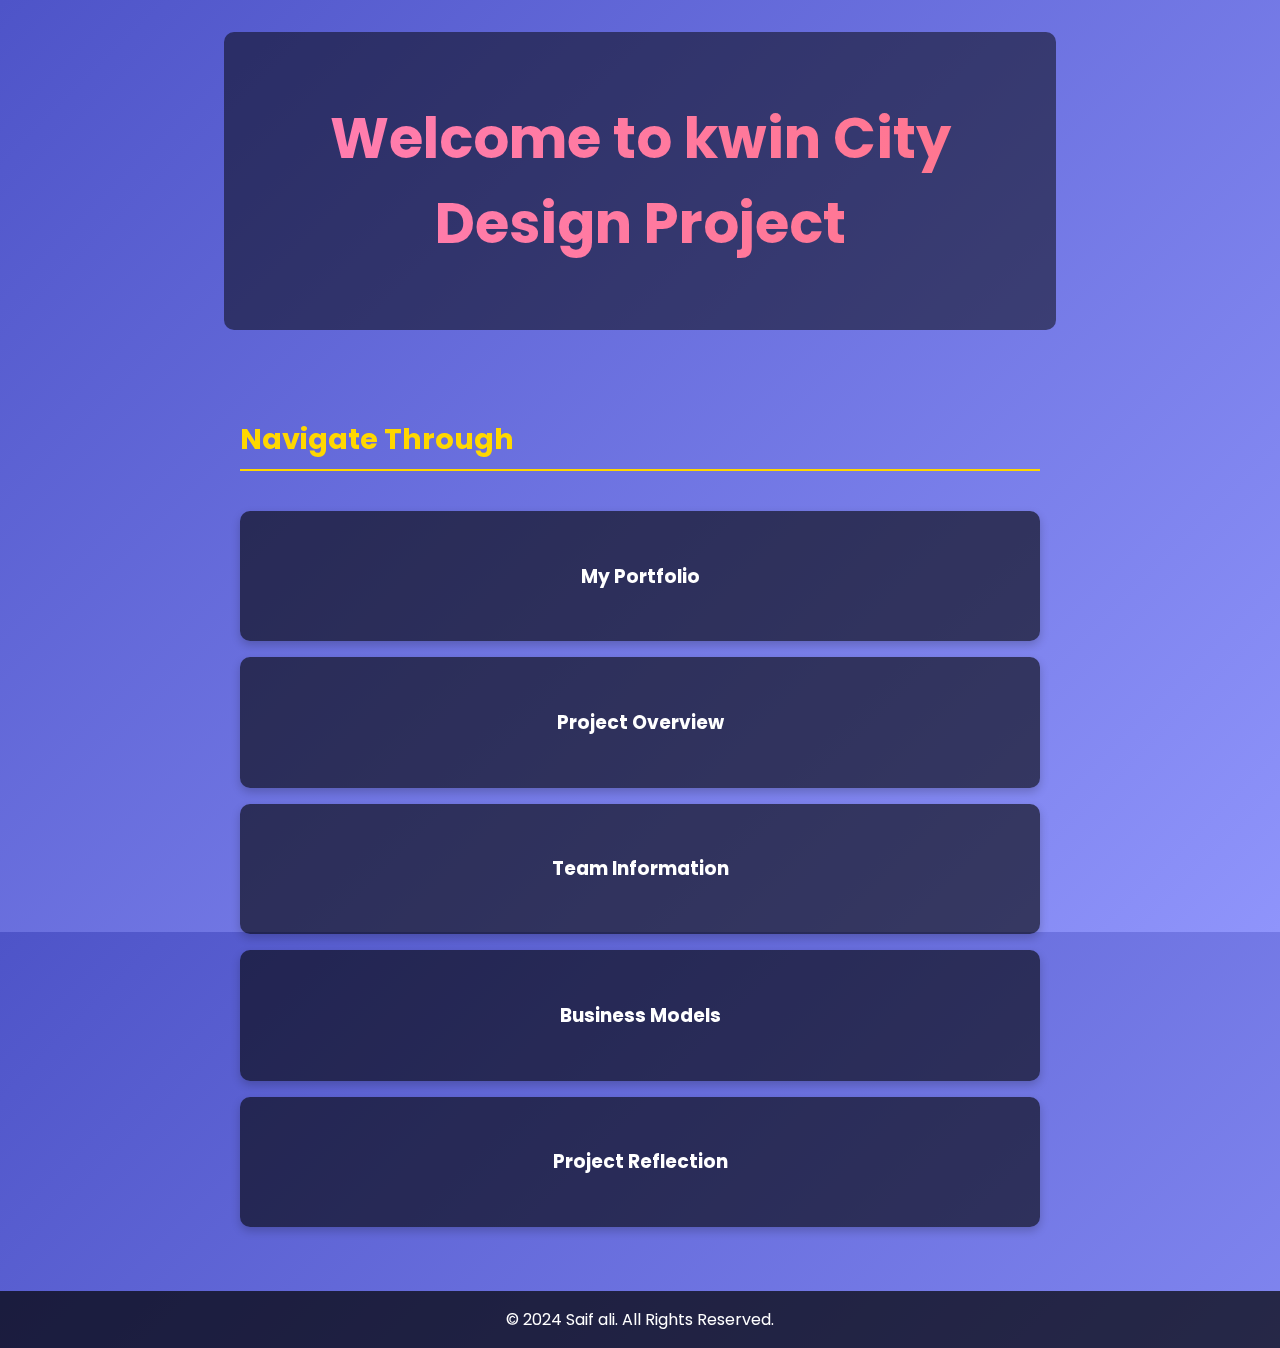
<file: index.html>
<!DOCTYPE html>
<html lang="en">
<head>
    <meta charset="UTF-8">
    <meta name="viewport" content="width=device-width, initial-scale=1.0">
    <title>kwin city project</title>
    <link href="https://fonts.googleapis.com/css2?family=Poppins:wght@300;400;600&display=swap" rel="stylesheet">
    <style>
        body {
            margin: 0;
            font-family: 'Poppins', sans-serif;
            color: #fff;
            overflow-y: auto;
            overflow-x: hidden;
            background: linear-gradient(135deg, #4e54c8, #8f94fb);
            height: 100vh;
        }

        .background {
            position: fixed;
            top: 0;
            left: 0;
            width: 100%;
            height: 100%;
            z-index: -1;
        }

        header {
            text-align: center;
            padding: 4rem 1rem;
            background: rgba(0, 0, 0, 0.5);
            border-radius: 10px;
            margin: 2rem auto;
            max-width: 800px;
        }

        header h1 {
            font-size: 3.5rem;
            margin: 0;
            background: linear-gradient(90deg, #ff7eb3, #ff758c);
            -webkit-background-clip: text;
            -webkit-text-fill-color: transparent;
        }

        section {
            max-width: 800px;
            margin: 2rem auto;
            padding: 2rem;
            display: flex;
            flex-direction: column;
            gap: 1rem;
        }

        section h2 {
            font-size: 1.8rem;
            color: #ffd700;
            border-bottom: 2px solid #ffd700;
            padding-bottom: 0.5rem;
        }

        .box {
            padding: 2rem;
            background: rgba(0, 0, 0, 0.6);
            border-radius: 10px;
            box-shadow: 0 4px 10px rgba(0, 0, 0, 0.2);
            text-align: center;
            cursor: pointer;
            transition: background-color 0.3s ease;
        }

        .box:hover {
            background-color: rgba(0, 0, 0, 0.8);
        }

        a {
            color: #ffd700;
            text-decoration: none;
            font-weight: bold;
        }

        a:hover {
            text-decoration: underline;
        }

        footer {
            text-align: center;
            padding: 1rem;
            font-size: 1rem;
            background: rgba(0, 0, 0, 0.7);
        }

        img {
            width: 100%;
            height: auto;
            border-radius: 10px;
            box-shadow: 0 4px 8px rgba(0, 0, 0, 0.2);
        }

        @media screen and (max-width: 768px) {
            section {
                padding: 1rem;
            }
            header h1 {
                font-size: 2.5rem;
            }
            .box {
                padding: 1.5rem;
            }
        }
        @media screen and (max-width: 480px) {
            header h1 {
                font-size: 2rem;
            }
            .box h3 {
                font-size: 1.5rem;
            }
        }
    </style>
</head>
<body>
    <div class="background"></div>

    <header>
        <h1>Welcome to kwin City Design Project</h1>
    </header>

    <section>
        <h2>Navigate Through</h2>

        <div class="box" onclick="window.location.href='portfoliadomain.html'">
            <h3>My Portfolio</h3>
        </div>

        <div class="box" onclick="window.location.href='project.html'">
            <h3>Project Overview </h3>
        </div>

        <div class="box" onclick="window.location.href='Team.html'">
            <h3>Team Information</h3>
        </div>

        <div class="box" onclick="window.location.href='business.html'">
            <h3>Business Models</h3>
        </div>

        <div class="box" onclick="window.location.href='reflection.html'">
            <h3>Project Reflection</h3>
        </div>
    </section>

    <footer>
        &copy; 2024 Saif ali. All Rights Reserved.
    </footer>
</body>
</html>
</file>
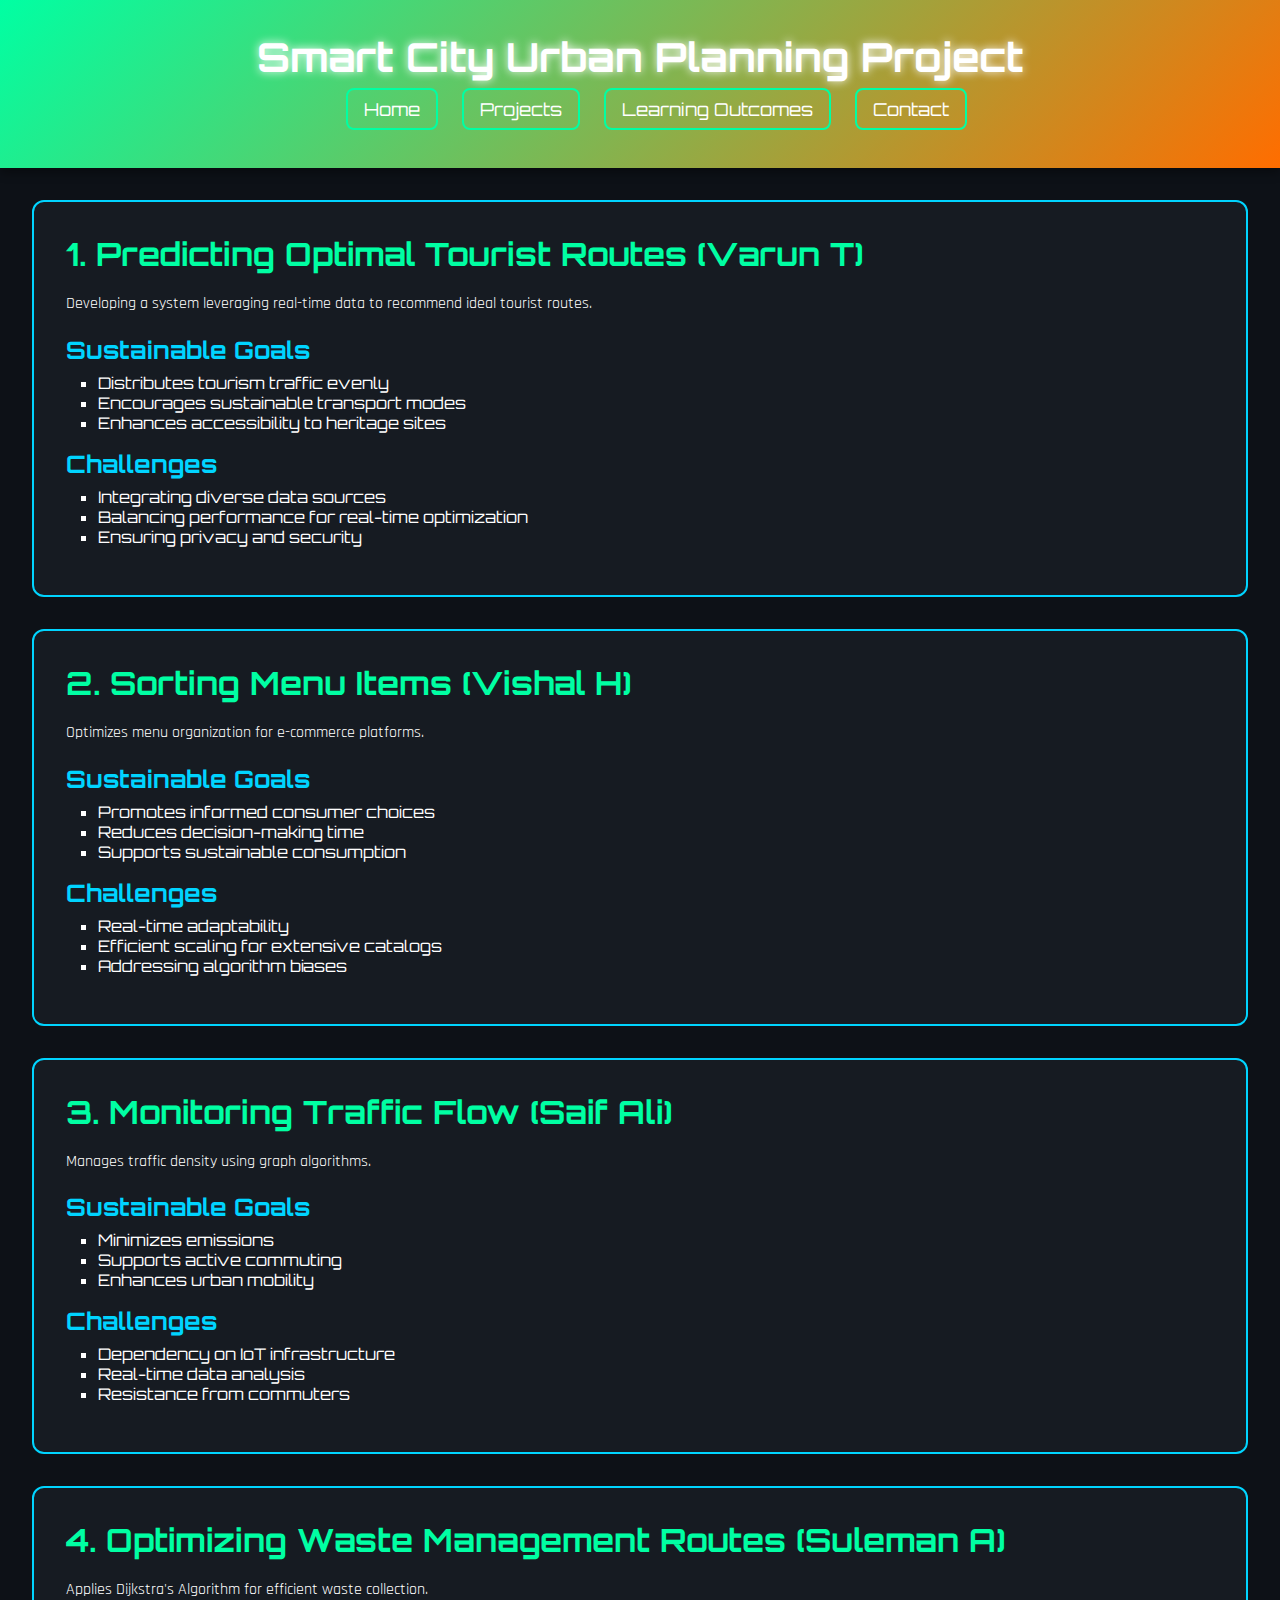
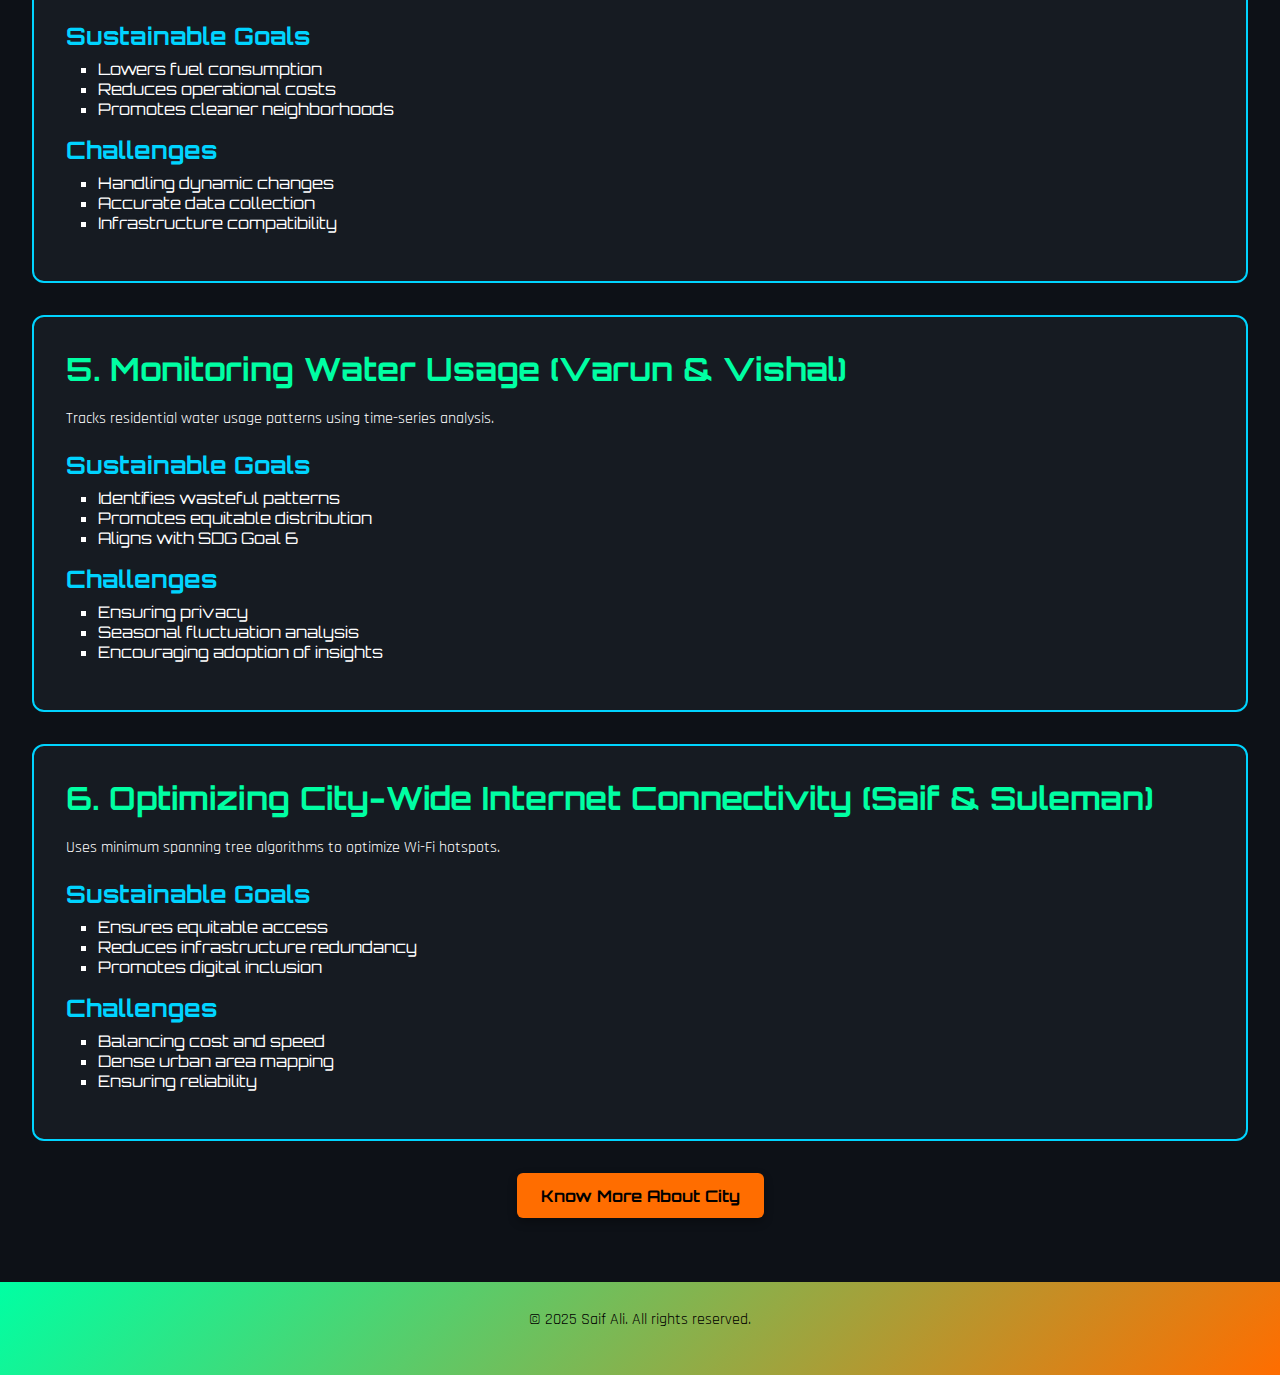
<file: business.html>
<!DOCTYPE html>
<html lang="en">
<head>
    <meta charset="UTF-8">
    <meta name="viewport" content="width=device-width, initial-scale=1.0">
    <title>Smart City Urban Planning Project - Saif Ali</title>
    <link href="https://fonts.googleapis.com/css2?family=Orbitron:wght@400;600;700&family=Rajdhani:wght@400;600&display=swap" rel="stylesheet">
    <style>
        :root {
            --bg-color: #0d1117;
            --card-bg: #161b22;
            --neon-color: #00ffa3;
            --text-color: #ffffff;
            --accent-color: #ff6d00;
            --hover-color: #ff4500;
            --highlight-color: #00d4ff;
        }

        * {
            margin: 0;
            padding: 0;
            box-sizing: border-box;
        }

        body {
            font-family: 'Orbitron', sans-serif;
            background-color: var(--bg-color);
            color: var(--text-color);
        }

        header {
            background: linear-gradient(135deg, var(--neon-color), var(--accent-color));
            padding: 2rem;
            text-align: center;
            box-shadow: 0 4px 10px rgba(0, 0, 0, 0.4);
        }

        header h1 {
            font-size: 2.5rem;
            text-shadow: 0 0 10px var(--text-color);
        }

        nav ul {
            list-style: none;
            display: flex;
            justify-content: center;
            gap: 1.5rem;
            margin-top: 1rem;
        }

        nav ul li a {
            text-decoration: none;
            font-size: 1.1rem;
            color: var(--text-color);
            padding: 0.5rem 1rem;
            border: 2px solid var(--neon-color);
            border-radius: 8px;
            transition: 0.3s ease-in-out;
        }

        nav ul li a:hover {
            background: var(--neon-color);
            color: #000;
            transform: scale(1.1);
        }

        main {
            padding: 2rem;
        }

        section {
            background: var(--card-bg);
            border: 2px solid var(--highlight-color);
            border-radius: 12px;
            padding: 2rem;
            margin-bottom: 2rem;
        }

        h2 {
            font-size: 2rem;
            color: var(--neon-color);
            margin-bottom: 1rem;
        }

        h3 {
            font-size: 1.5rem;
            color: var(--highlight-color);
            margin-bottom: 0.5rem;
        }

        p {
            margin-bottom: 1rem;
            line-height: 1.8;
            font-family: 'Rajdhani', sans-serif;
        }

        ul {
            list-style: square;
            margin-left: 2rem;
            margin-bottom: 1rem;
        }

        .btn {
            display: inline-block;
            padding: 0.8rem 1.5rem;
            background: var(--accent-color);
            color: #000;
            font-weight: bold;
            text-decoration: none;
            border-radius: 6px;
            box-shadow: 0 4px 10px rgba(0, 0, 0, 0.3);
            transition: 0.3s ease-in-out;
        }

        .btn:hover {
            background: var(--hover-color);
            color: #fff;
            transform: translateY(-5px);
        }

        footer {
            background: linear-gradient(135deg, var(--neon-color), var(--accent-color));
            color: #000;
            text-align: center;
            padding: 1.5rem 0;
        }

        .center-btn {
            text-align: center;
            margin: 2rem 0;
        }
    </style>
</head>
<body>
    <header>
        <h1>Smart City Urban Planning Project</h1>
        <nav>
            <ul>
                <li><a href="index.html">Home</a></li>
                <li><a href="project.html" class="active">Projects</a></li>
                <li><a href="learning.html">Learning Outcomes</a></li>
                <li><a href="contact.html">Contact</a></li>
            </ul>
        </nav>
    </header>

    <main>
        <section>
            <h2>1. Predicting Optimal Tourist Routes (Varun T)</h2>
            <p>Developing a system leveraging real-time data to recommend ideal tourist routes.</p>
            <h3>Sustainable Goals</h3>
            <ul>
                <li>Distributes tourism traffic evenly</li>
                <li>Encourages sustainable transport modes</li>
                <li>Enhances accessibility to heritage sites</li>
            </ul>
            <h3>Challenges</h3>
            <ul>
                <li>Integrating diverse data sources</li>
                <li>Balancing performance for real-time optimization</li>
                <li>Ensuring privacy and security</li>
            </ul>
        </section>

        <section>
            <h2>2. Sorting Menu Items (Vishal H)</h2>
            <p>Optimizes menu organization for e-commerce platforms.</p>
            <h3>Sustainable Goals</h3>
            <ul>
                <li>Promotes informed consumer choices</li>
                <li>Reduces decision-making time</li>
                <li>Supports sustainable consumption</li>
            </ul>
            <h3>Challenges</h3>
            <ul>
                <li>Real-time adaptability</li>
                <li>Efficient scaling for extensive catalogs</li>
                <li>Addressing algorithm biases</li>
            </ul>
        </section>

        <section>
            <h2>3. Monitoring Traffic Flow (Saif Ali)</h2>
            <p>Manages traffic density using graph algorithms.</p>
            <h3>Sustainable Goals</h3>
            <ul>
                <li>Minimizes emissions</li>
                <li>Supports active commuting</li>
                <li>Enhances urban mobility</li>
            </ul>
            <h3>Challenges</h3>
            <ul>
                <li>Dependency on IoT infrastructure</li>
                <li>Real-time data analysis</li>
                <li>Resistance from commuters</li>
            </ul>
        </section>

        <section>
            <h2>4. Optimizing Waste Management Routes (Suleman A)</h2>
            <p>Applies Dijkstra's Algorithm for efficient waste collection.</p>
            <h3>Sustainable Goals</h3>
            <ul>
                <li>Lowers fuel consumption</li>
                <li>Reduces operational costs</li>
                <li>Promotes cleaner neighborhoods</li>
            </ul>
            <h3>Challenges</h3>
            <ul>
                <li>Handling dynamic changes</li>
                <li>Accurate data collection</li>
                <li>Infrastructure compatibility</li>
            </ul>
        </section>

        <section>
            <h2>5. Monitoring Water Usage (Varun & Vishal)</h2>
            <p>Tracks residential water usage patterns using time-series analysis.</p>
            <h3>Sustainable Goals</h3>
            <ul>
                <li>Identifies wasteful patterns</li>
                <li>Promotes equitable distribution</li>
                <li>Aligns with SDG Goal 6</li>
            </ul>
            <h3>Challenges</h3>
            <ul>
                <li>Ensuring privacy</li>
                <li>Seasonal fluctuation analysis</li>
                <li>Encouraging adoption of insights</li>
            </ul>
        </section>

        <section>
            <h2>6. Optimizing City-Wide Internet Connectivity (Saif & Suleman)</h2>
            <p>Uses minimum spanning tree algorithms to optimize Wi-Fi hotspots.</p>
            <h3>Sustainable Goals</h3>
            <ul>
                <li>Ensures equitable access</li>
                <li>Reduces infrastructure redundancy</li>
                <li>Promotes digital inclusion</li>
            </ul>
            <h3>Challenges</h3>
            <ul>
                <li>Balancing cost and speed</li>
                <li>Dense urban area mapping</li>
                <li>Ensuring reliability</li>
            </ul>
        </section>

        <div class="center-btn">
            <a href="city.html" class="btn">Know More About City</a>
        </div>
    </main>

    <footer>
        <p>&copy; 2025 Saif Ali. All rights reserved.</p>
    </footer>
</body>
</html>
</file>
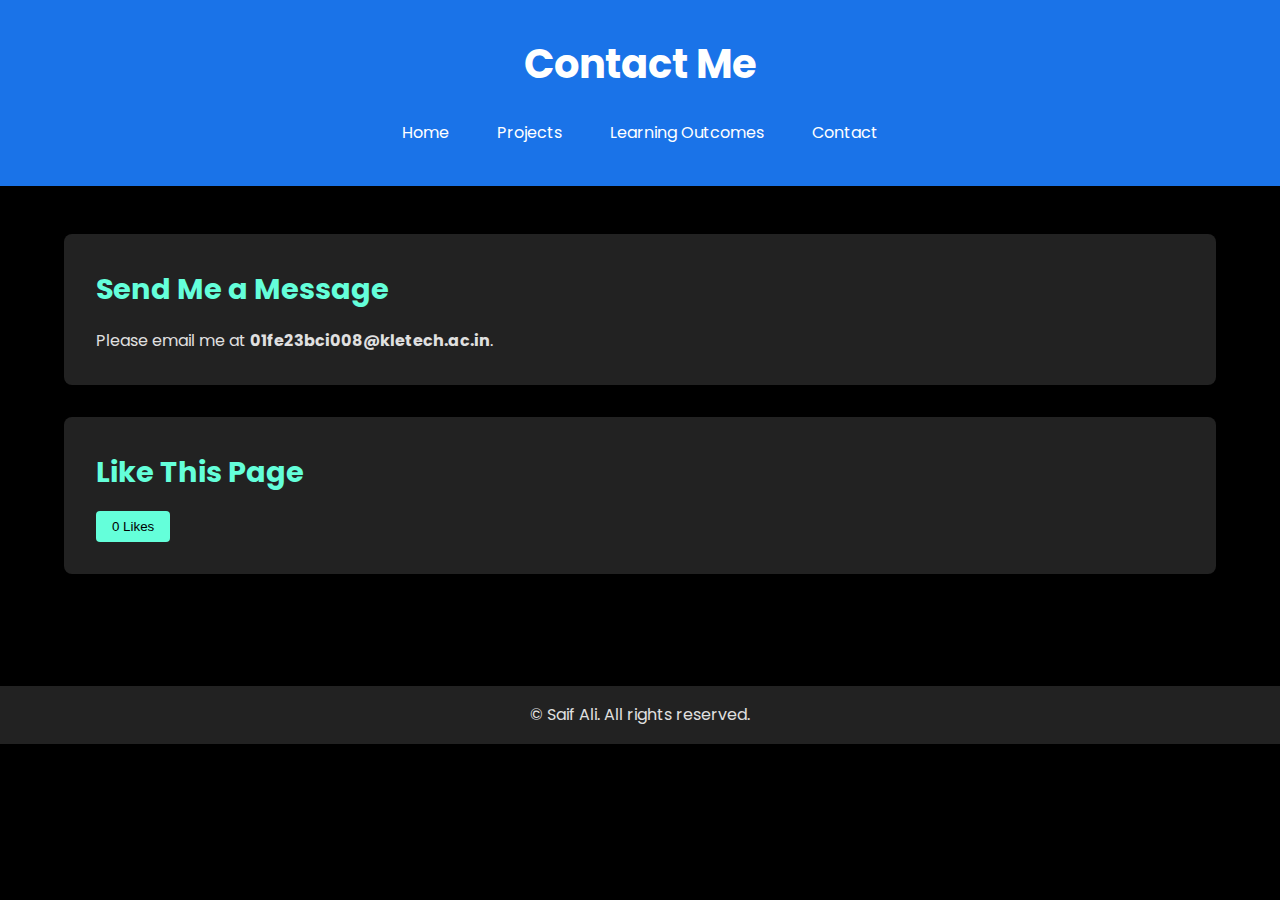
<file: contact.html>
<!DOCTYPE html>
<html lang="en">
<head>
    <meta charset="UTF-8">
    <meta name="viewport" content="width=device-width, initial-scale=1.0">
    <title>Contact Me - Suleman Agasimani</title>
    <link href="https://fonts.googleapis.com/css2?family=Poppins:wght@300;400;600;700&display=swap" rel="stylesheet">
    <style>
        :root {
            --bg-color: #000000;
            --text-color: #e0e0e0;
            --header-bg: #1a73e8;
            --section-bg: #222222;
            --highlight-color: #64ffda;
        }

        * {
            margin: 0;
            padding: 0;
            box-sizing: border-box;
        }

        body {
            font-family: 'Poppins', sans-serif;
            background-color: var(--bg-color);
            color: var(--text-color);
            line-height: 1.6;
        }

        .container {
            width: 90%;
            max-width: 1200px;
            margin: 0 auto;
        }

        header {
            background-color: var(--header-bg);
            padding: 2rem 0;
            box-shadow: 0 4px 6px rgba(0, 0, 0, 0.1);
        }

        h1 {
            font-size: 2.5rem;
            margin-bottom: 1rem;
            color: #ffffff;
            text-align: center;
        }

        nav {
            display: flex;
            justify-content: center;
            margin-top: 1rem;
        }

        nav a {
            color: #ffffff;
            text-decoration: none;
            padding: 0.5rem 1rem;
            margin: 0 0.5rem;
            border-radius: 5px;
            transition: background-color 0.3s;
        }

        nav a:hover {
            background-color: rgba(255, 255, 255, 0.1);
        }

        main {
            padding: 3rem 0;
        }

        section {
            background-color: var(--section-bg);
            margin-bottom: 2rem;
            padding: 2rem;
            border-radius: 8px;
            box-shadow: 0 4px 6px rgba(0, 0, 0, 0.1);
            transition: transform 0.3s ease, box-shadow 0.3s ease;
        }

        section:hover {
            transform: translateY(-5px);
            box-shadow: 0 6px 12px rgba(0, 0, 0, 0.15);
        }

        h2 {
            color: var(--highlight-color);
            font-size: 1.8rem;
            margin-bottom: 1rem;
        }

        form {
            display: flex;
            flex-direction: column;
            gap: 1rem;
        }

        input, textarea {
            padding: 0.5rem;
            border-radius: 4px;
            border: 1px solid var(--text-color);
            background-color: var(--bg-color);
            color: var(--text-color);
        }

        button {
            padding: 0.5rem 1rem;
            background-color: var(--highlight-color);
            color: var(--bg-color);
            border: none;
            border-radius: 4px;
            cursor: pointer;
            transition: background-color 0.3s ease;
        }

        button:hover {
            background-color: #45c7b3;
        }

        footer {
            background-color: var(--section-bg);
            color: var(--text-color);
            text-align: center;
            padding: 1rem 0;
            margin-top: 2rem;
        }
    </style>
</head>
<body>
    <header>
        <div class="container">
            <h1>Contact Me</h1>
            <nav>
                <a href="index.html">Home</a>
                <a href="project.html">Projects</a>
                <a href="learning.html">Learning Outcomes</a>
                <a href="contact.html">Contact</a>
            </nav>
        </div>
    </header>

    <main class="container">
        <section id="email-form">
            <h2>Send Me a Message</h2>
            <p>Please email me at <strong>01fe23bci008@kletech.ac.in</strong>.</p>
        </section>

        <section id="like-section">
            <h2>Like This Page</h2>
            <button id="likeButton">
                <i class="fas fa-heart"></i> <span id="likeCount">0</span> Likes
            </button>
        </section>
    </main>

    <footer>
        <div class="container">
            <p>&copy; Saif Ali. All rights reserved.</p>
        </div>
    </footer>
</file>
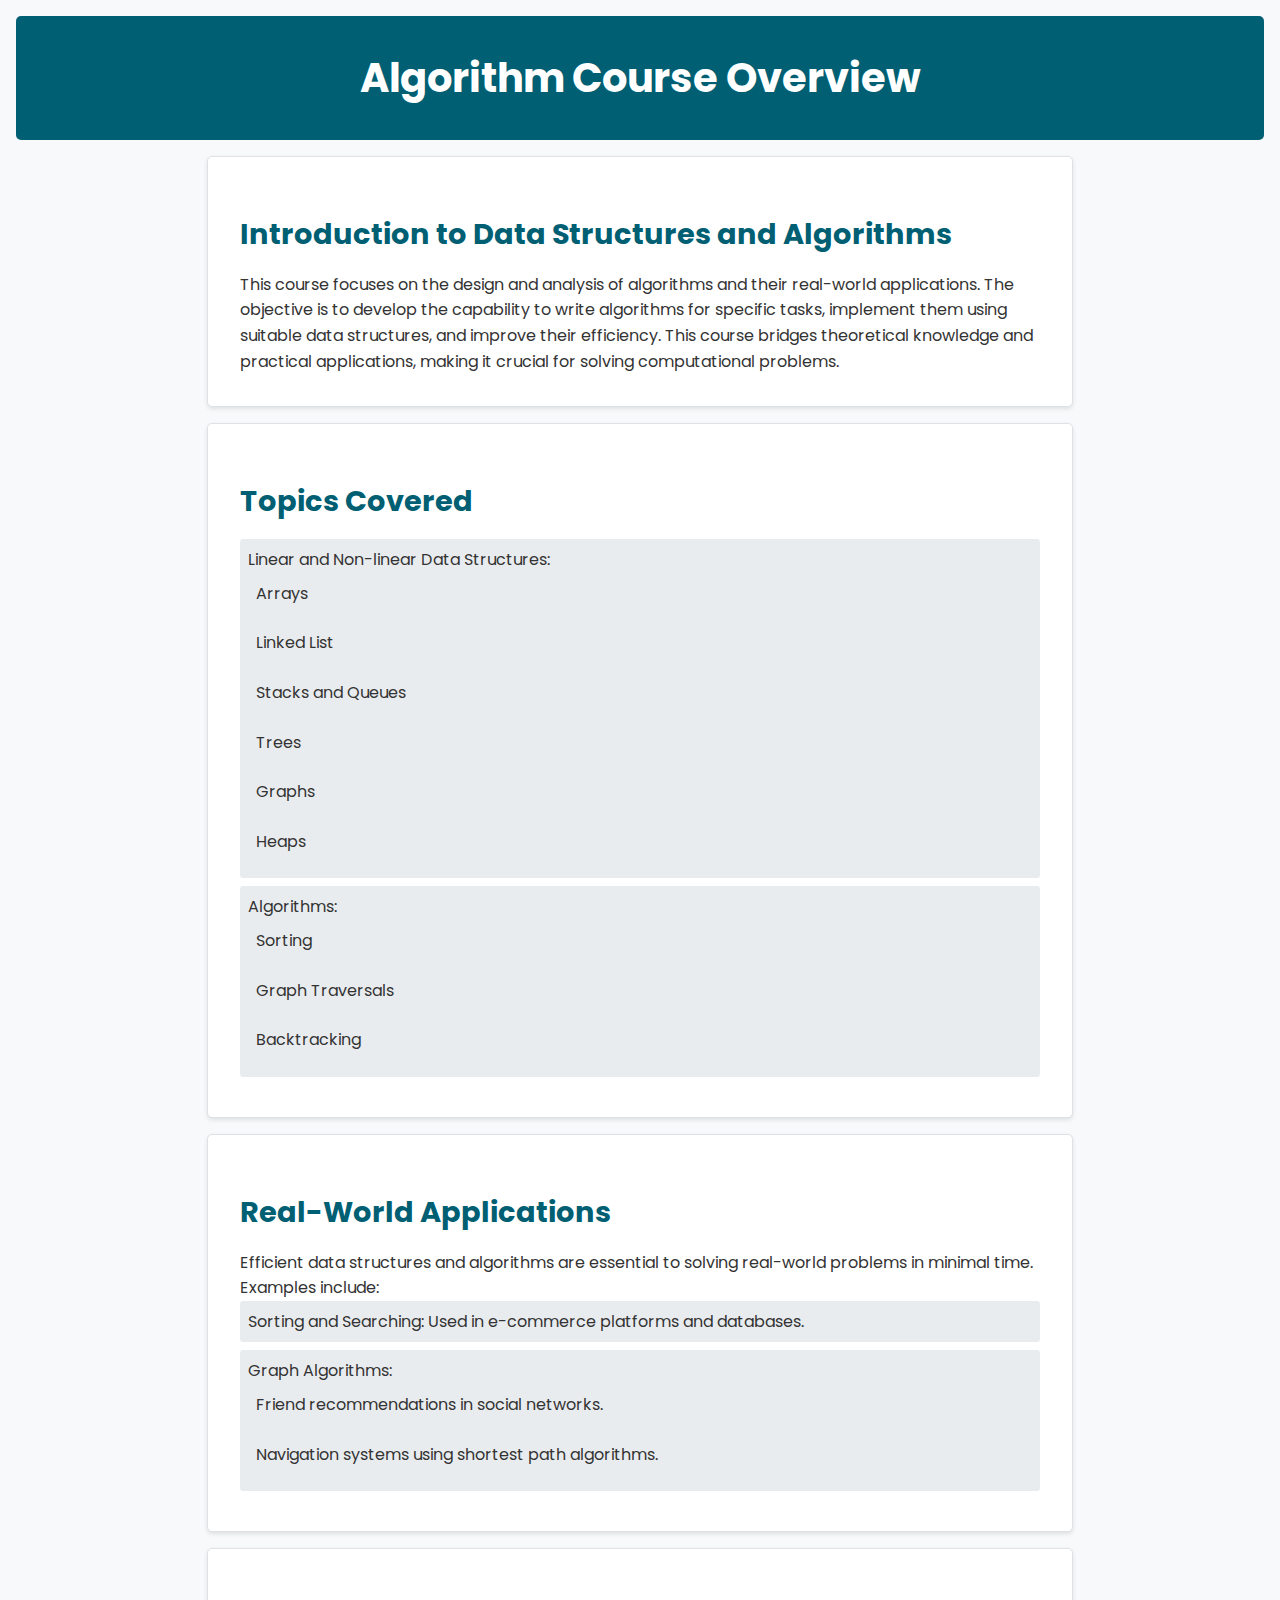
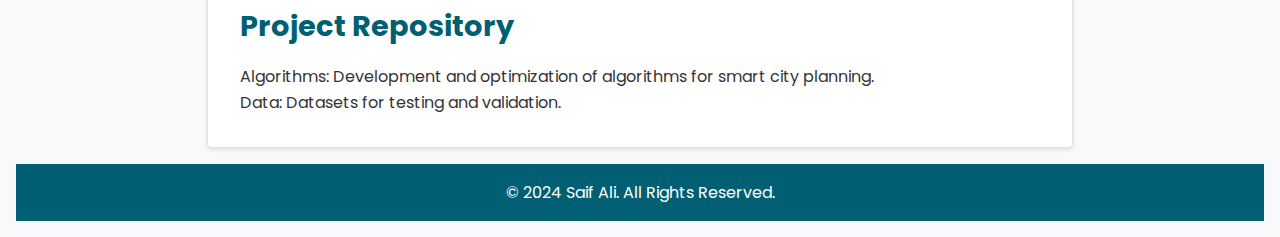
<file: course overview.html>
<!DOCTYPE html>
<html lang="en">
<head>
    <meta charset="UTF-8">
    <meta name="viewport" content="width=device-width, initial-scale=1.0">
    <title>Algorithm Course Overview</title>
    <link href="https://fonts.googleapis.com/css2?family=Poppins:wght@300;400;600&display=swap" rel="stylesheet">
    <style>
        body {
            margin: 0;
            font-family: 'Poppins', sans-serif;
            color: #333;
            background-color: #f8f9fa;
            padding: 1rem;
        }

        header {
            text-align: center;
            padding: 2rem 1rem;
            background: #005f73;
            color: #fff;
            border-radius: 5px;
        }

        header h1 {
            font-size: 2.5rem;
            margin: 0;
        }

        section {
            max-width: 800px;
            margin: 1rem auto;
            padding: 2rem;
            background: #fff;
            border: 1px solid #dee2e6;
            border-radius: 5px;
            box-shadow: 0 2px 4px rgba(0, 0, 0, 0.1);
        }

        h2 {
            font-size: 1.8rem;
            margin-bottom: 1rem;
            color: #005f73;
        }

        p, ul {
            margin: 0;
            padding: 0;
            font-size: 1rem;
            line-height: 1.6;
        }

        ul {
            list-style-type: none;
            padding-left: 0;
        }

        li {
            margin-bottom: 0.5rem;
            padding: 0.5rem;
            background: #e9ecef;
            border-radius: 3px;
        }

        footer {
            text-align: center;
            padding: 1rem;
            font-size: 1rem;
            background: #005f73;
            color: #fff;
            margin-top: 1rem;
        }

        /* Media Query for responsive design */
        @media (max-width: 768px) {
            section {
                padding: 1rem;
                margin: 0.5rem auto;
            }

            h2 {
                font-size: 1.5rem;
            }

            p, ul {
                font-size: 0.9rem;
            }
        }
    </style>
</head>
<body>

    <header>
        <h1>Algorithm Course Overview</h1>
    </header>

    <section>
        <h2>Introduction to Data Structures and Algorithms</h2>
        <p>This course focuses on the design and analysis of algorithms and their real-world applications. The objective is to develop the capability to write algorithms for specific tasks, implement them using suitable data structures, and improve their efficiency. This course bridges theoretical knowledge and practical applications, making it crucial for solving computational problems.</p>
    </section>

    <section>
        <h2>Topics Covered</h2>
        <ul>
            <li>Linear and Non-linear Data Structures:
                <ul>
                    <li>Arrays</li>
                    <li>Linked List</li>
                    <li>Stacks and Queues</li>
                    <li>Trees</li>
                    <li>Graphs</li>
                    <li>Heaps</li>
                </ul>
            </li>
            <li>Algorithms:
                <ul>
                    <li>Sorting</li>
                    <li>Graph Traversals</li>
                    <li>Backtracking</li>
                </ul>
            </li>
        </ul>
    </section>

    <section>
        <h2>Real-World Applications</h2>
        <p>Efficient data structures and algorithms are essential to solving real-world problems in minimal time. Examples include:</p>
        <ul>
            <li>Sorting and Searching: Used in e-commerce platforms and databases.</li>
            <li>Graph Algorithms:
                <ul>
                    <li>Friend recommendations in social networks.</li>
                    <li>Navigation systems using shortest path algorithms.</li>
                </ul>
            </li>
        </ul>
    </section>

    <section>
        <h2>Project Repository</h2>
        <p>Algorithms: Development and optimization of algorithms for smart city planning.</p>
        <p>Data: Datasets for testing and validation.</p>
    </section>

    <footer>
        &copy; 2024 Saif Ali. All Rights Reserved.
    </footer>

</body>
</html>
</file>
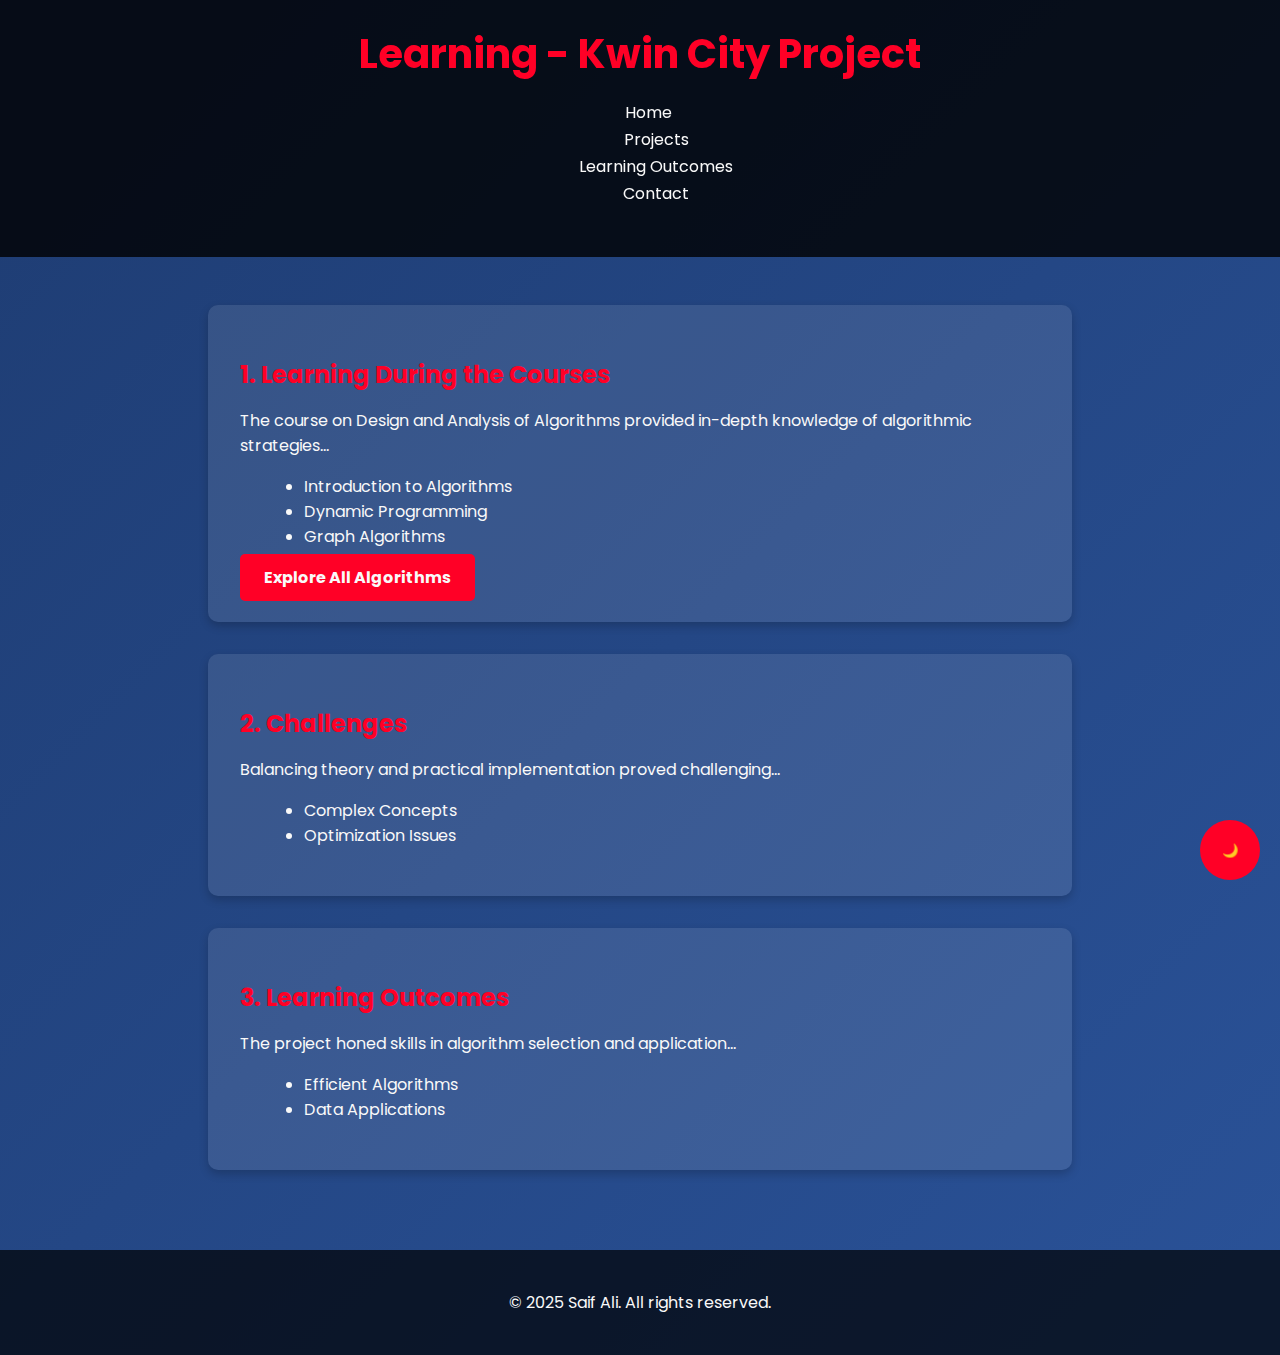
<file: learning.html>
<!DOCTYPE html>
<html lang="en">
<head>
    <meta charset="UTF-8">
    <meta name="viewport" content="width=device-width, initial-scale=1.0">
    <title>Learning - Kwin City Project</title>
    <link href="https://fonts.googleapis.com/css2?family=Poppins:wght@300;400;600;700&display=swap" rel="stylesheet">
    <style>
        :root {
            --bg-color: linear-gradient(135deg, #1e3c72, #2a5298);
            --text-color: #f9f9f9;
            --header-bg: rgba(0, 0, 0, 0.8);
            --section-bg: rgba(255, 255, 255, 0.1);
            --highlight-color: #ff0026;
            --button-hover: #00f71d;
        }

        body {
            font-family: 'Poppins', sans-serif;
            background: var(--bg-color);
            color: var(--text-color);
            margin: 0;
            overflow-x: hidden;
        }

        header {
            background: var(--header-bg);
            padding: 1.5rem 0;
            position: sticky;
            top: 0;
            z-index: 1000;
        }

        header h1 {
            text-align: center;
            font-size: 2.5rem;
            margin: 0;
            color: var(--highlight-color);
        }

        nav {
            margin-top: 1rem;
            text-align: center;
        }

        nav a {
            color: var(--text-color);
            text-decoration: none;
            margin: 0 1rem;
            font-size: 1rem;
            position: relative;
        }

        nav a::after {
            content: '';
            display: block;
            height: 2px;
            background: var(--highlight-color);
            width: 0;
            transition: width 0.3s;
        }

        nav a:hover::after {
            width: 100%;
        }

        main {
            padding: 3rem 0;
            display: flex;
            flex-direction: column;
            align-items: center;
            gap: 2rem;
        }

        section {
            background: var(--section-bg);
            padding: 2rem;
            border-radius: 10px;
            box-shadow: 0 4px 10px rgba(0, 0, 0, 0.2);
            width: 90%;
            max-width: 800px;
            transition: transform 0.3s, box-shadow 0.3s;
        }

        section:hover {
            transform: translateY(-5px);
            box-shadow: 0 8px 20px rgba(0, 0, 0, 0.4);
        }

        h2, h3 {
            margin-bottom: 1rem;
            color: var(--highlight-color);
        }

        ul {
            margin-left: 1.5rem;
            margin-bottom: 1rem;
        }

        .button {
            background: var(--highlight-color);
            color: var(--text-color);
            padding: 0.75rem 1.5rem;
            text-decoration: none;
            border-radius: 5px;
            font-weight: bold;
            transition: background 0.3s ease;
        }

        .button:hover {
            background: var(--button-hover);
        }

        footer {
            text-align: center;
            padding: 1.5rem 0;
            margin-top: 2rem;
            background: rgba(0, 0, 0, 0.7);
            color: var(--text-color);
        }

        .theme-toggle {
            position: fixed;
            bottom: 20px;
            right: 20px;
            background: var(--highlight-color);
            color: var(--text-color);
            border: none;
            border-radius: 50%;
            width: 60px;
            height: 60px;
            display: flex;
            align-items: center;
            justify-content: center;
            cursor: pointer;
            transition: transform 0.3s ease, background 0.3s;
        }

        .theme-toggle:hover {
            transform: rotate(180deg);
            background: var(--button-hover);
        }
    </style>
</head>
<body>
    <header>
        <h1>Learning - Kwin City Project</h1>
        <nav>
            <a href="index.html">Home</a>
            <a href="project.html">Projects</a>
            <a href="learning.html">Learning Outcomes</a>
            <a href="contact.html">Contact</a>
        </nav>
    </header>

    <main>
        <section>
            <h2>1. Learning During the Courses</h2>
            <p>The course on Design and Analysis of Algorithms provided in-depth knowledge of algorithmic strategies...</p>
            <ul>
                <li>Introduction to Algorithms</li>
                <li>Dynamic Programming</li>
                <li>Graph Algorithms</li>
            </ul>
            <a href="Algo.html" class="button">Explore All Algorithms</a>
        </section>

        <section>
            <h2>2. Challenges</h2>
            <p>Balancing theory and practical implementation proved challenging...</p>
            <ul>
                <li>Complex Concepts</li>
                <li>Optimization Issues</li>
            </ul>
        </section>

        <section>
            <h2>3. Learning Outcomes</h2>
            <p>The project honed skills in algorithm selection and application...</p>
            <ul>
                <li>Efficient Algorithms</li>
                <li>Data Applications</li>
            </ul>
        </section>
    </main>

    <footer>
        <p>&copy; 2025 Saif Ali. All rights reserved.</p>
    </footer>

    <button class="theme-toggle">🌙</button>
</body>
</html>
</file>
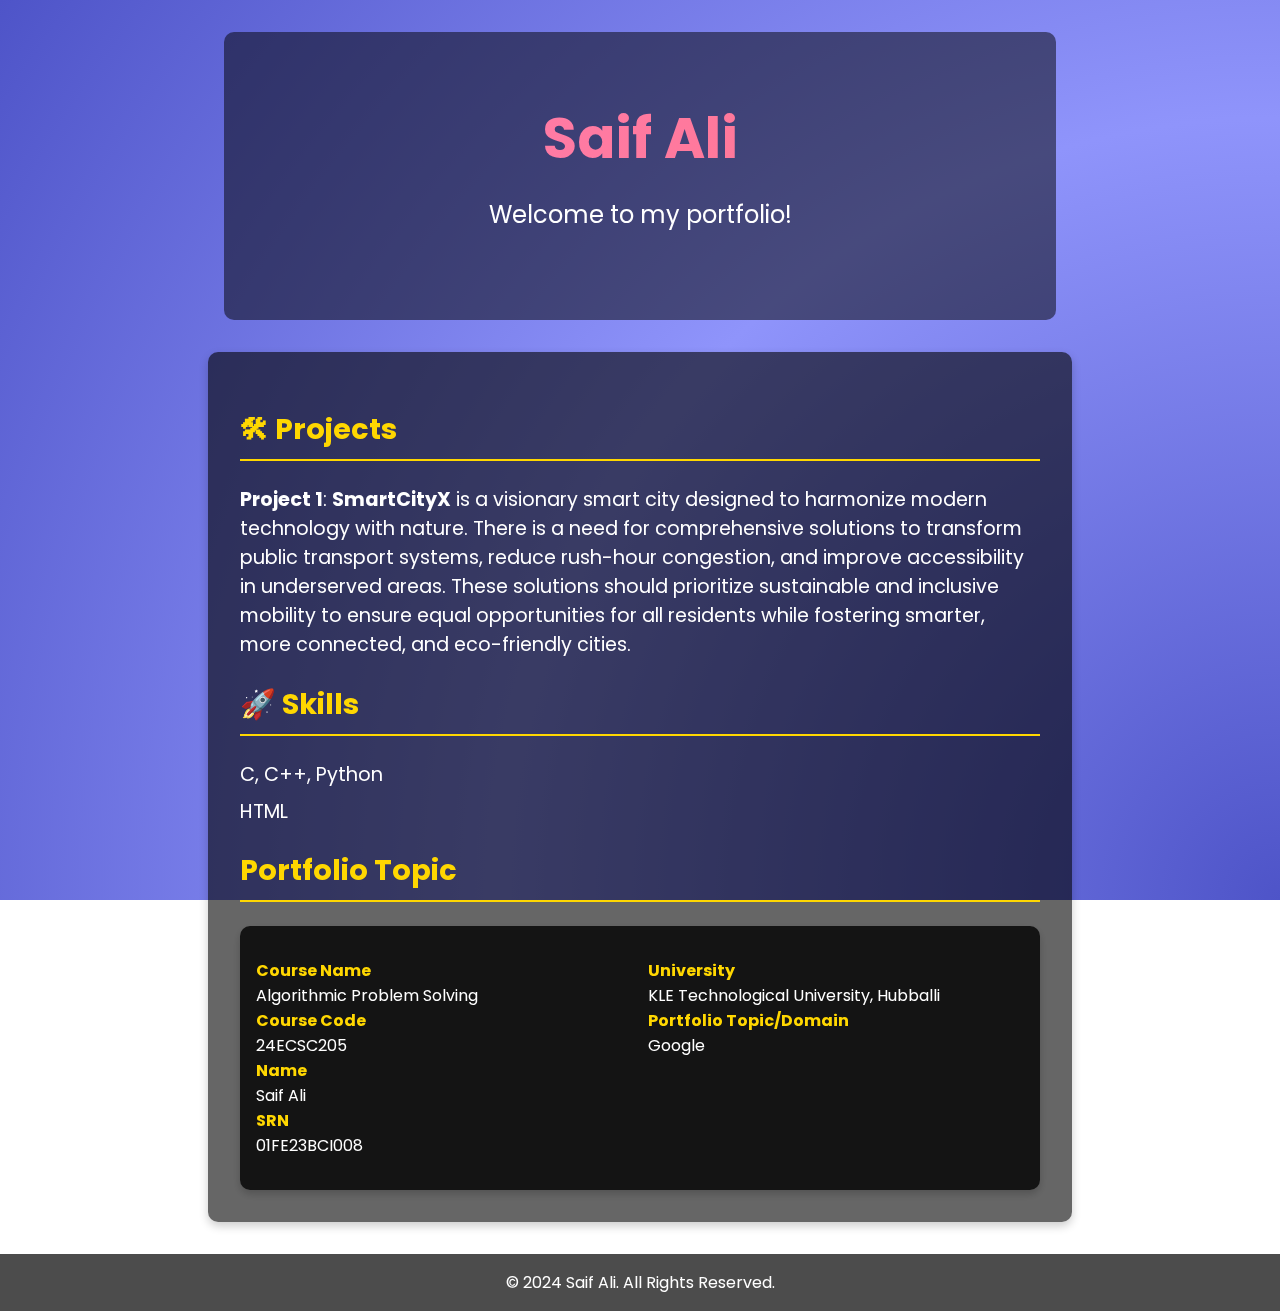
<file: porfolio.html>
<!DOCTYPE html>
<html lang="en">
<head>
    <meta charset="UTF-8">
    <meta name="viewport" content="width=device-width, initial-scale=1.0">
    <title>Portfolio</title>
    <link href="https://fonts.googleapis.com/css2?family=Poppins:wght@300;400;600&display=swap" rel="stylesheet">
    <style>
        body {
            margin: 0;
            font-family: 'Poppins', sans-serif;
            color: #fff;
            overflow-y: auto;
            overflow-x: hidden;
        }

        /* Animated Background */
        .background {
            position: fixed;
            top: 0;
            left: 0;
            width: 100%;
            height: 100%;
            background: radial-gradient(circle at 50% 50%, #4e54c8, #8f94fb, #4e54c8);
            background-size: 200% 200%;
            animation: backgroundAnimation 10s infinite alternate;
            z-index: -1;
        }

        @keyframes backgroundAnimation {
            0% {
                background-position: 0% 50%;
            }
            100% {
                background-position: 100% 50%;
            }
        }

        header {
            text-align: center;
            padding: 4rem 1rem;
            background: rgba(0, 0, 0, 0.5);
            border-radius: 10px;
            margin: 2rem auto;
            max-width: 800px;
        }

        header h1 {
            font-size: 3.5rem;
            margin: 0;
            background: linear-gradient(90deg, #ff7eb3, #ff758c);
            -webkit-background-clip: text;
            -webkit-text-fill-color: transparent;
        }

        header p {
            font-size: 1.5rem;
            margin-top: 1rem;
            color: #fff;
        }

        section {
            max-width: 800px;
            margin: 2rem auto;
            padding: 2rem;
            background: rgba(0, 0, 0, 0.6);
            border-radius: 10px;
            box-shadow: 0 4px 10px rgba(0, 0, 0, 0.2);
        }

        section h2 {
            font-size: 1.8rem;
            color: #ffd700;
            border-bottom: 2px solid #ffd700;
            padding-bottom: 0.5rem;
        }

        ul {
            list-style: none;
            padding: 0;
            margin: 1rem 0;
        }

        ul li {
            font-size: 1.2rem;
            margin: 0.5rem 0;
        }

        blockquote {
            margin: 2rem 0;
            font-size: 1.5rem;
            font-style: italic;
            text-align: center;
            color: #ffd700;
        }

        footer {
            text-align: center;
            padding: 1rem;
            font-size: 1rem;
            background: rgba(0, 0, 0, 0.7);
        }

        .portfolio-topic {
            display: grid;
            grid-template-columns: 1fr 1fr;
            gap: 1rem;
            padding: 1rem;
            background: rgba(0, 0, 0, 0.8);
            border-radius: 10px;
            box-shadow: 0 4px 8px rgba(0, 0, 0, 0.2);
        }

        .portfolio-topic dt {
            font-weight: bold;
            color: #ffd700;
        }

        .portfolio-topic dd {
            margin: 0;
            color: #fff;
        }
    </style>
</head>
<body>
    <div class="background"></div>

    <header>
        <h1>Saif Ali</h1>
        <p>Welcome to my portfolio!</p>
    </header>

    <section>
        <h2>🛠 Projects</h2>
        <ul>
            <li><strong>Project 1</strong>: <strong>SmartCityX</strong> is a visionary smart city designed to harmonize modern technology with nature. There is a need for comprehensive solutions to transform public transport systems, reduce rush-hour congestion, and improve accessibility in underserved areas. These solutions should prioritize sustainable and inclusive mobility to ensure equal opportunities for all residents while fostering smarter, more connected, and eco-friendly cities.</li>
        </ul>

        <h2>🚀 Skills</h2>
        <ul>
            <li>C, C++, Python</li>
            <li>HTML</li>
        </ul>

        <h2>Portfolio Topic</h2>
        <div class="portfolio-topic">
            <dl>
                <dt>Course Name</dt>
                <dd>Algorithmic Problem Solving</dd>

                <dt>Course Code</dt>
                <dd>24ECSC205</dd>

                <dt>Name</dt>
                <dd>Saif Ali</dd>

                <dt>SRN</dt>
                <dd>01FE23BCI008</dd>
            </dl>

            <dl>
                <dt>University</dt>
                <dd>KLE Technological University, Hubballi</dd>

                <dt>Portfolio Topic/Domain</dt>
                <dd>Google</dd>
            </dl>
        </div>
    </section>

    <footer>
        &copy; 2024 Saif Ali. All Rights Reserved.
    </footer>
</body>
</html>
</file>
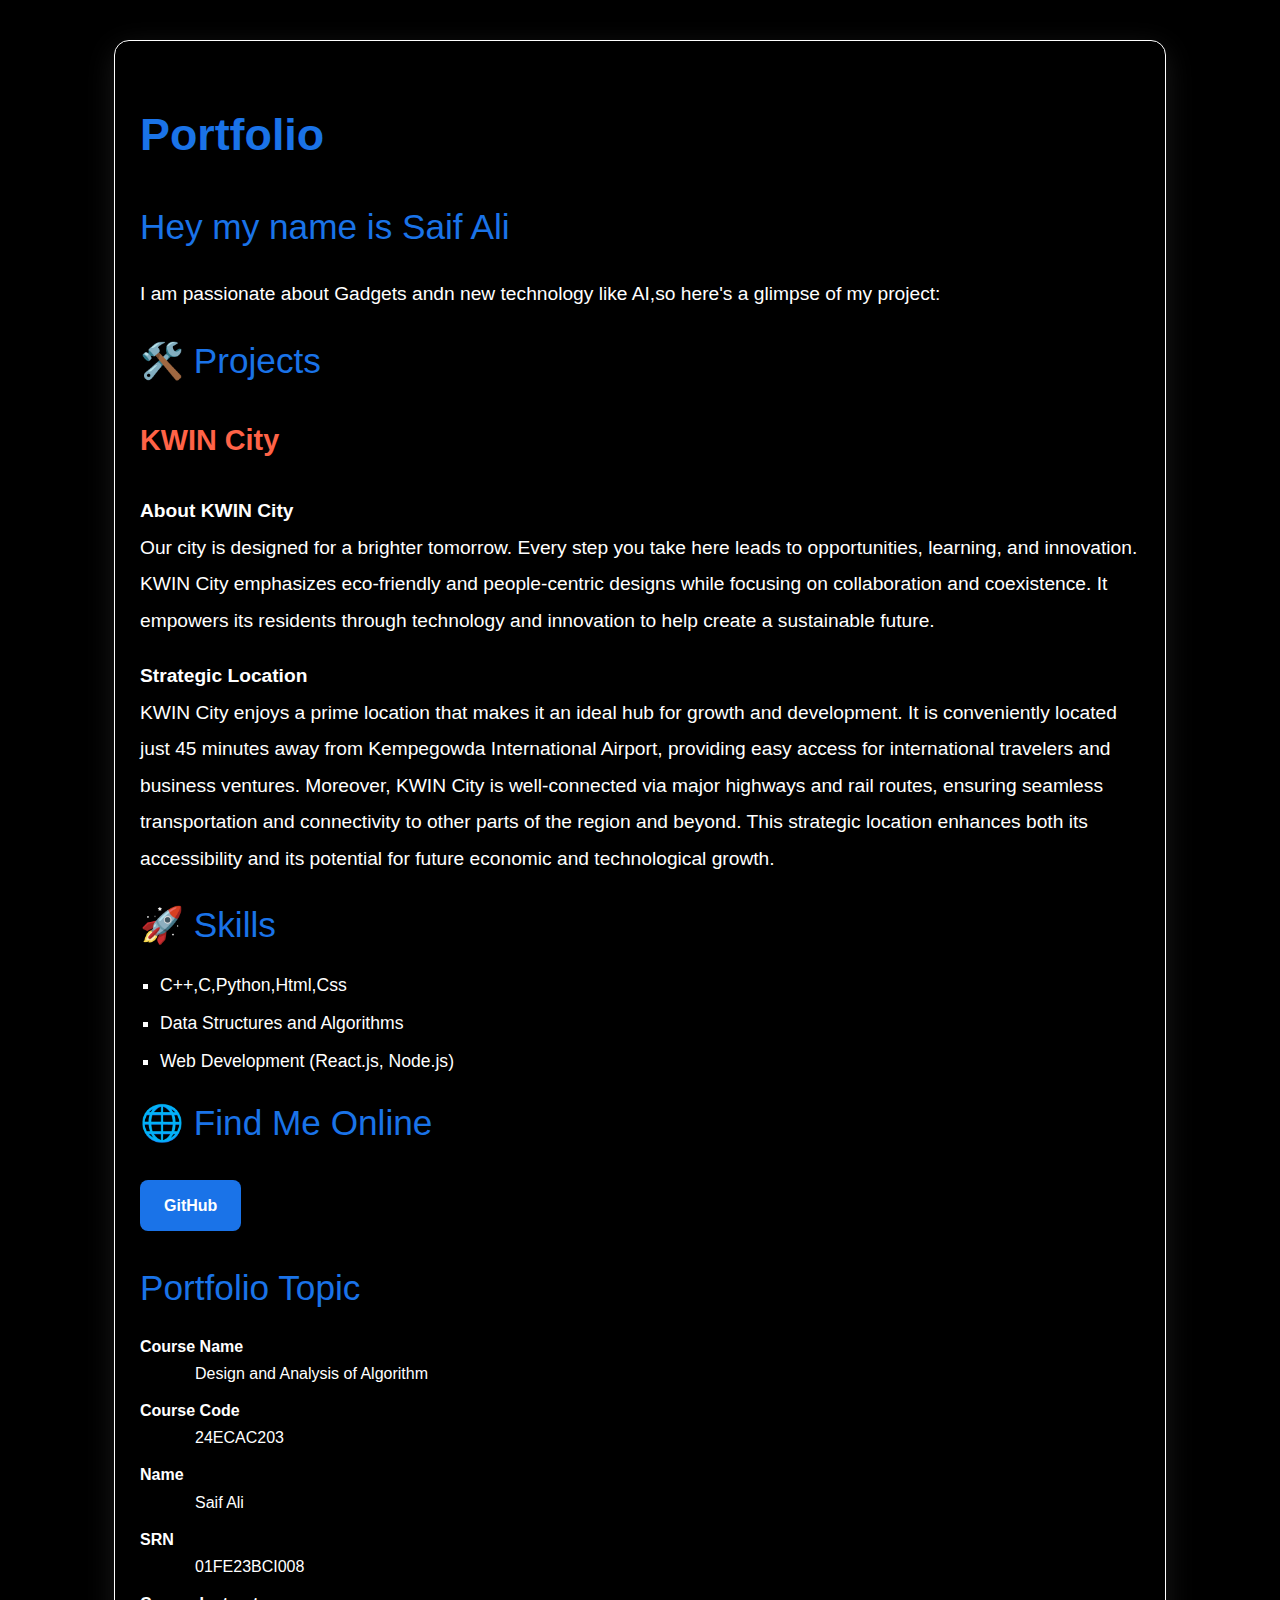
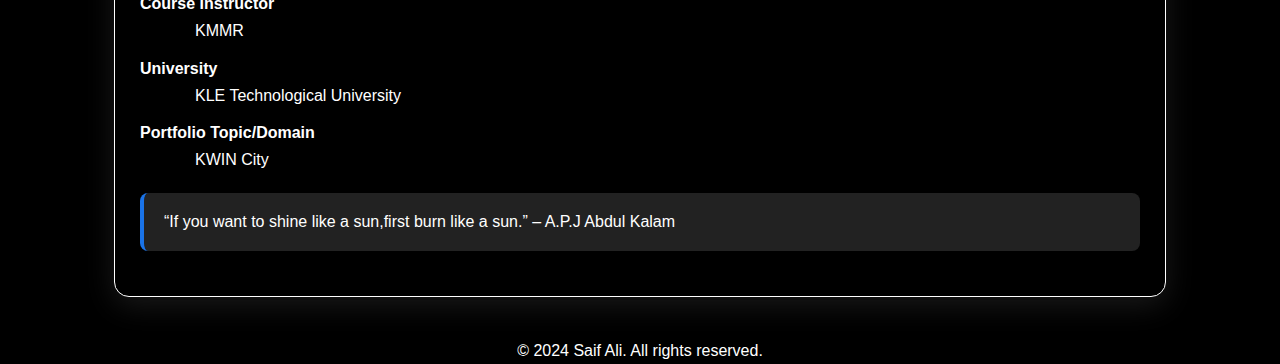
<file: portfoliadomain.html>
<!DOCTYPE html>
<html lang="en">
<head>
    <meta charset="UTF-8">
    <meta name="viewport" content="width=device-width, initial-scale=1.0">
    <title>Saif Ali - Portfolio</title>
    <link rel="stylesheet" href="style.css">
</head>
<body>
    <div class="container">
        <h1>Portfolio</h1>

        <h2>Hey my name is Saif Ali</h2>
        <p>I am passionate about Gadgets andn new technology like AI,so here's a glimpse of my project:</p>

        <h2>🛠️ Projects</h2>
        <h3>KWIN City</h3>
        <p><strong>About KWIN City</strong><br>
        Our city is designed for a brighter tomorrow. Every step you take here leads to opportunities, learning, and innovation. KWIN City emphasizes eco-friendly and people-centric designs while focusing on collaboration and coexistence. It empowers its residents through technology and innovation to help create a sustainable future.</p>

        <p><strong>Strategic Location</strong><br>
        KWIN City enjoys a prime location that makes it an ideal hub for growth and development. It is conveniently located just 45 minutes away from Kempegowda International Airport, providing easy access for international travelers and business ventures. Moreover, KWIN City is well-connected via major highways and rail routes, ensuring seamless transportation and connectivity to other parts of the region and beyond. This strategic location enhances both its accessibility and its potential for future economic and technological growth.</p>

        <h2>🚀 Skills</h2>
        <ul>
            <li>C++,C,Python,Html,Css</li>
            <li>Data Structures and Algorithms</li>
            <li>Web Development (React.js, Node.js)</li>
        </ul>

        <h2>🌐 Find Me Online</h2>
        <a href="https://github.com/saifali-29" target="_blank" class="button">GitHub</a>

        <h2>Portfolio Topic</h2>
        <dl>
            <dt>Course Name</dt>
            <dd>Design and Analysis of Algorithm</dd>
            <dt>Course Code</dt>
            <dd>24ECAC203</dd>
            <dt>Name</dt>
            <dd>Saif Ali</dd>
            <dt>SRN</dt>
            <dd>01FE23BCI008</dd>
            <dt>Course Instructor</dt>
            <dd>KMMR</dd>
            <dt>University</dt>
            <dd>KLE Technological University</dd>
            <dt>Portfolio Topic/Domain</dt>
            <dd>KWIN City</dd>
        </dl>

        <blockquote>“If you want to shine like a sun,first burn like a sun.” – A.P.J Abdul Kalam</blockquote>
    </div>

    <footer>
        &copy; 2024 Saif Ali. All rights reserved.
    </footer>
</body>
</html>
</file>
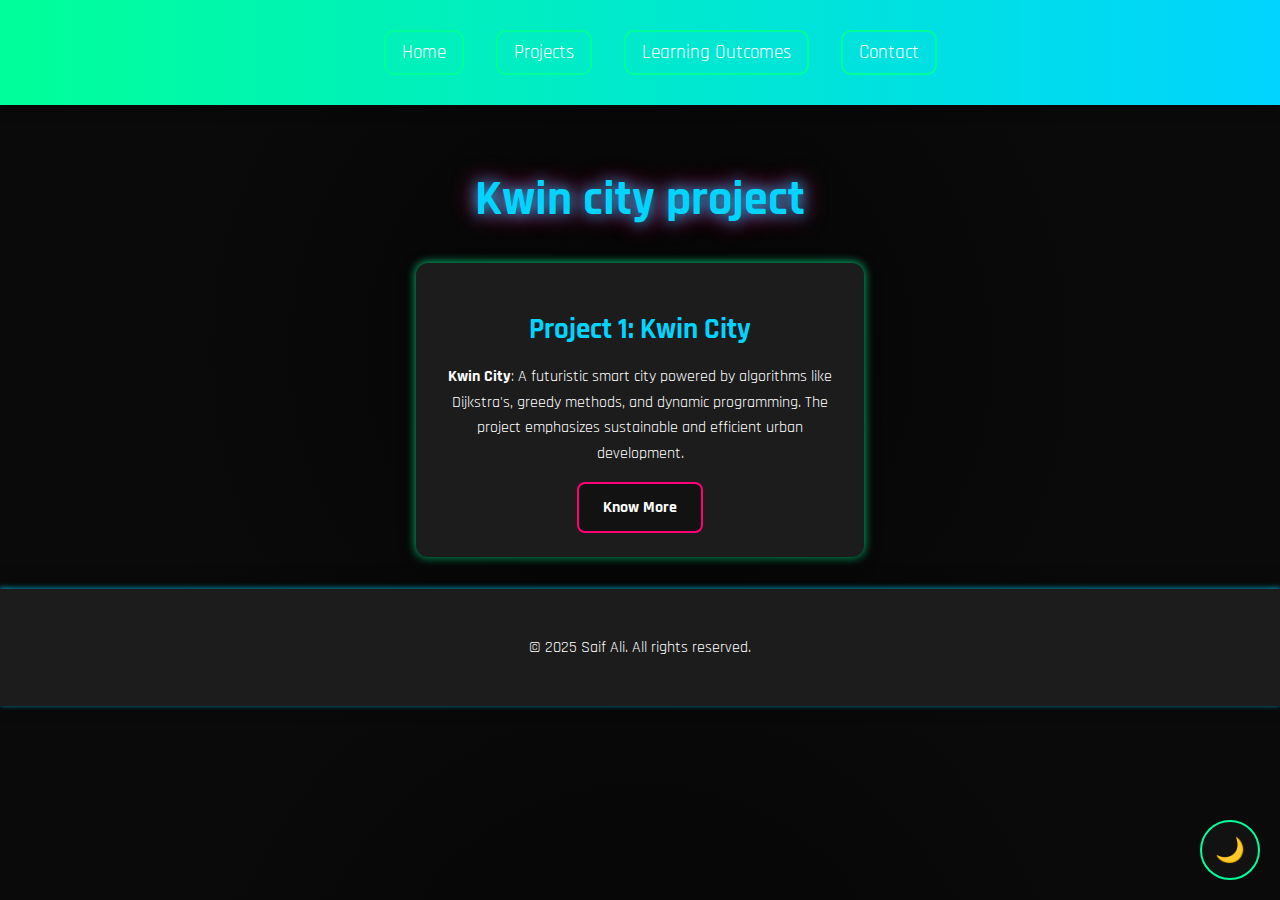
<file: project.html>
<!DOCTYPE html>
<html lang="en">
<head>
    <meta charset="UTF-8">
    <meta name="viewport" content="width=device-width, initial-scale=1.0">
    <title>Saif Ali - Kwin city project</title>
    <link href="https://fonts.googleapis.com/css2?family=Orbitron:wght@400;600&family=Rajdhani:wght@300;500&display=swap" rel="stylesheet">
    <style>
        :root {
            --bg-color: #050505;
            --card-bg: #1c1c1c;
            --neon-green: #00ff99;
            --neon-blue: #00d4ff;
            --neon-pink: #ff0077;
            --text-color: #ffffff;
            --button-bg: #121212;
            --button-hover: #303030;
        }

        body {
            margin: 0;
            padding: 0;
            font-family: 'Rajdhani', sans-serif;
            background: radial-gradient(circle at center, #050505, #0a0a0a 70%);
            color: var(--text-color);
            overflow-x: hidden;
        }

        header {
            padding: 1.5rem 2rem;
            background: linear-gradient(90deg, var(--neon-green), var(--neon-blue));
            box-shadow: 0 4px 10px rgba(0, 0, 0, 0.5);
            position: sticky;
            top: 0;
            z-index: 1000;
        }

        header nav ul {
            list-style: none;
            display: flex;
            justify-content: center;
            gap: 2rem;
        }

        header nav ul li a {
            text-decoration: none;
            font-size: 1.2rem;
            color: var(--text-color);
            padding: 0.5rem 1rem;
            border: 2px solid var(--neon-green);
            border-radius: 10px;
            transition: 0.3s;
        }

        header nav ul li a:hover {
            color: var(--neon-green);
            background: var(--neon-green);
            transform: scale(1.1);
        }

        main {
            padding: 2rem;
        }

        h1 {
            text-align: center;
            font-size: 3rem;
            color: var(--neon-blue);
            text-shadow: 0 0 15px var(--neon-blue), 0 0 25px var(--neon-pink);
            margin-bottom: 2rem;
        }

        .project-grid {
            display: flex;
            justify-content: center;
            flex-wrap: wrap;
            gap: 2rem;
        }

        .project-item {
            background: var(--card-bg);
            padding: 1.5rem;
            border-radius: 12px;
            box-shadow: 0 4px 15px rgba(0, 0, 0, 0.5), 0 0 10px var(--neon-green);
            transition: transform 0.3s, box-shadow 0.3s;
            max-width: 400px;
            text-align: center;
        }

        .project-item:hover {
            transform: translateY(-10px);
            box-shadow: 0 6px 20px rgba(0, 0, 0, 0.8), 0 0 20px var(--neon-pink);
        }

        .project-item h2 {
            font-size: 1.8rem;
            color: var(--neon-blue);
            margin-bottom: 1rem;
        }

        .project-item p {
            font-size: 1rem;
            line-height: 1.6;
            margin-bottom: 1rem;
        }

        .btn {
            display: inline-block;
            padding: 0.8rem 1.5rem;
            font-weight: bold;
            color: var(--text-color);
            text-decoration: none;
            background: var(--button-bg);
            border: 2px solid var(--neon-pink);
            border-radius: 8px;
            transition: 0.3s ease-in-out;
        }

        .btn:hover {
            background: var(--button-hover);
            color: var(--neon-pink);
            transform: translateY(-5px);
            box-shadow: 0 0 15px var(--neon-pink);
        }

        footer {
            text-align: center;
            padding: 2rem 1rem;
            background: var(--card-bg);
            color: var(--text-color);
            box-shadow: 0 -4px 15px rgba(0, 0, 0, 0.5), 0 -1px 5px var(--neon-blue);
        }

        .theme-toggle {
            position: fixed;
            bottom: 20px;
            right: 20px;
            width: 60px;
            height: 60px;
            background: var(--button-bg);
            border: 2px solid var(--neon-green);
            border-radius: 50%;
            color: var(--neon-green);
            font-size: 1.5rem;
            display: flex;
            justify-content: center;
            align-items: center;
            cursor: pointer;
            transition: 0.3s ease-in-out;
        }

        .theme-toggle:hover {
            background: var(--button-hover);
            color: var(--neon-pink);
        }
    </style>
</head>
<body>
    <header>
        <nav>
            <ul>
                <li><a href="index.html">Home</a></li>
                <li><a href="project.html" class="active">Projects</a></li>
                <li><a href="learning.html">Learning Outcomes</a></li>
                <li><a href="contact.html">Contact</a></li>
            </ul>
        </nav>
    </header>

    <main>
        <h1>Kwin city project</h1>
        <div class="project-grid">
            <div class="project-item">
                <h2>Project 1: Kwin City</h2>
                <p>
                    <strong>Kwin City</strong>: A futuristic smart city powered by algorithms like Dijkstra's, greedy methods, and dynamic programming. The project emphasizes sustainable and efficient urban development.
                </p>
                <a href="city.html" class="btn">Know More</a>
            </div>
        </div>
    </main>

    <footer>
        <p>&copy; 2025 Saif Ali. All rights reserved.</p>
    </footer>

    <button class="theme-toggle" aria-label="Toggle theme">🌙</button>
</body>
</html>
</file>
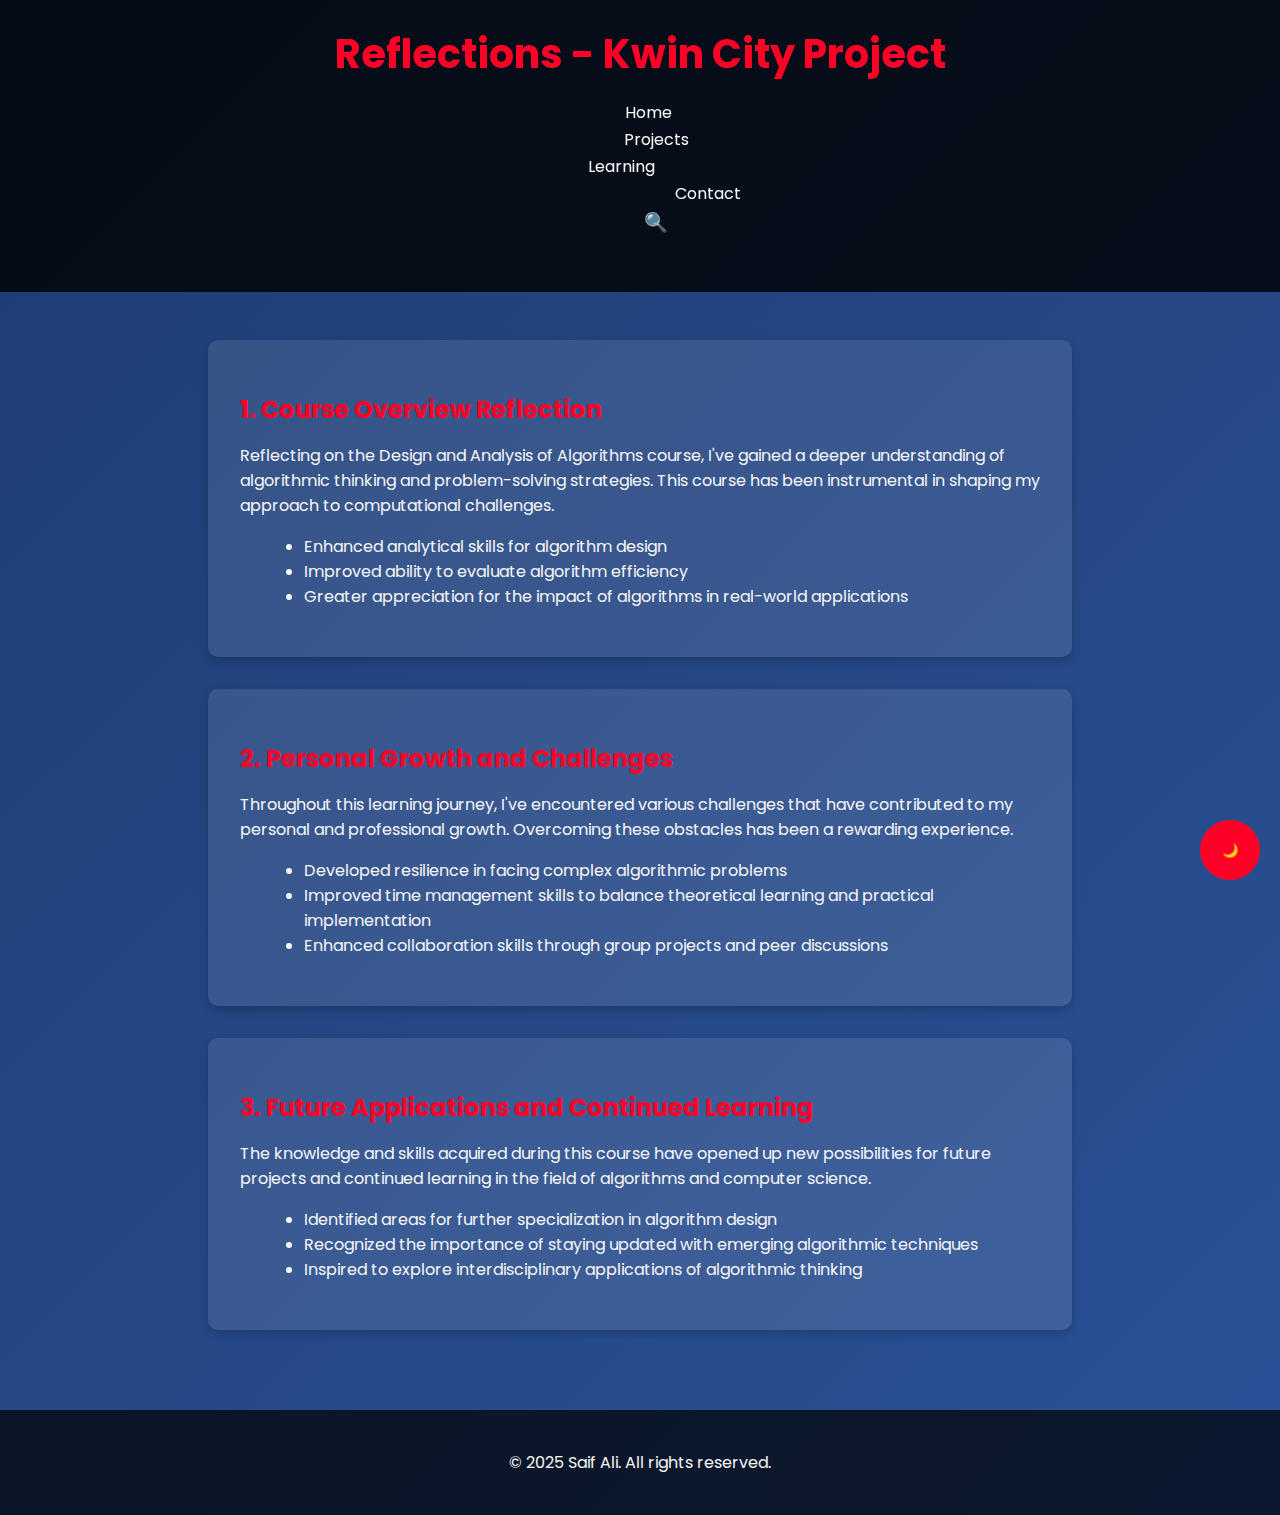
<file: reflection.html>
<!DOCTYPE html>
<html lang="en">
<head>
    <meta charset="UTF-8">
    <meta name="viewport" content="width=device-width, initial-scale=1.0">
    <title>Reflections - Kwin City Project</title>
    <link href="https://fonts.googleapis.com/css2?family=Poppins:wght@300;400;600;700&display=swap" rel="stylesheet">
    <style>
        :root {
            --bg-color: linear-gradient(135deg, #1e3c72, #2a5298);
            --text-color: #f9f9f9;
            --header-bg: rgba(0, 0, 0, 0.8);
            --section-bg: rgba(255, 255, 255, 0.1);
            --highlight-color: #ff0026;
            --button-hover: #00f71d;
        }

        body {
            font-family: 'Poppins', sans-serif;
            background: var(--bg-color);
            color: var(--text-color);
            margin: 0;
            overflow-x: hidden;
        }

        header {
            background: var(--header-bg);
            padding: 1.5rem 0;
            position: sticky;
            top: 0;
            z-index: 1000;
        }

        header h1 {
            text-align: center;
            font-size: 2.5rem;
            margin: 0;
            color: var(--highlight-color);
        }

        nav {
            margin-top: 1rem;
            text-align: center;
        }

        nav a {
            color: var(--text-color);
            text-decoration: none;
            margin: 0 1rem;
            font-size: 1rem;
            position: relative;
        }

        nav a::after {
            content: '';
            display: block;
            height: 2px;
            background: var(--highlight-color);
            width: 0;
            transition: width 0.3s;
        }

        nav a:hover::after {
            width: 100%;
        }

        .dropdown {
            position: relative;
            display: inline-block;
        }

        .dropdown-content {
            display: none;
            position: absolute;
            background-color: var(--header-bg);
            min-width: 160px;
            box-shadow: 0px 8px 16px 0px rgba(0,0,0,0.2);
            z-index: 1;
        }

        .dropdown-content a {
            color: var(--text-color);
            padding: 12px 16px;
            text-decoration: none;
            display: block;
        }

        .dropdown:hover .dropdown-content {
            display: block;
        }
        .dropbtn {
            background-color: transparent;
            color: var(--text-color);
            padding: 16px;
            font-size: 16px;
            border: none;
            cursor: pointer;
        }

        .dropbtn:hover, .dropbtn:focus {
            background-color: transparent;
        }

        .search-icon {
            color: var(--text-color);
            text-decoration: none;
            margin: 0 1rem;
            font-size: 1.2rem;
            position: relative;
            cursor: pointer;
        }

        main {
            padding: 3rem 0;
            display: flex;
            flex-direction: column;
            align-items: center;
            gap: 2rem;
        }

        section {
            background: var(--section-bg);
            padding: 2rem;
            border-radius: 10px;
            box-shadow: 0 4px 10px rgba(0, 0, 0, 0.2);
            width: 90%;
            max-width: 800px;
            transition: transform 0.3s, box-shadow 0.3s;
        }

        section:hover {
            transform: translateY(-5px);
            box-shadow: 0 8px 20px rgba(0, 0, 0, 0.4);
        }

        h2, h3 {
            margin-bottom: 1rem;
            color: var(--highlight-color);
        }

        ul {
            margin-left: 1.5rem;
            margin-bottom: 1rem;
        }

        footer {
            text-align: center;
            padding: 1.5rem 0;
            margin-top: 2rem;
            background: rgba(0, 0, 0, 0.7);
            color: var(--text-color);
        }

        .theme-toggle {
            position: fixed;
            bottom: 20px;
            right: 20px;
            background: var(--highlight-color);
            color: var(--text-color);
            border: none;
            border-radius: 50%;
            width: 60px;
            height: 60px;
            display: flex;
            align-items: center;
            justify-content: center;
            cursor: pointer;
            transition: transform 0.3s ease, background 0.3s;
        }

        .theme-toggle:hover {
            transform: rotate(180deg);
            background: var(--button-hover);
        }
    </style>
</head>
<body>
    <header>
        <h1>Reflections - Kwin City Project</h1>
        <nav>
            <a href="index.html">Home</a>
            <a href="project.html">Projects</a>
            <div class="dropdown">
                <a href="#" class="dropbtn">Learning</a>
                <div class="dropdown-content">
                    <a href="learning.html">Learning Outcomes</a>
                    <a href="reflections.html">Reflections</a>
                </div>
            </div>
            <a href="contact.html">Contact</a>
            <a href="#" class="search-icon">🔍</a>
        </nav>
    </header>

    <main>
        <section>
            <h2>1. Course Overview Reflection</h2>
            <p>Reflecting on the Design and Analysis of Algorithms course, I've gained a deeper understanding of algorithmic thinking and problem-solving strategies. This course has been instrumental in shaping my approach to computational challenges.</p>
            <ul>
                <li>Enhanced analytical skills for algorithm design</li>
                <li>Improved ability to evaluate algorithm efficiency</li>
                <li>Greater appreciation for the impact of algorithms in real-world applications</li>
            </ul>
        </section>

        <section>
            <h2>2. Personal Growth and Challenges</h2>
            <p>Throughout this learning journey, I've encountered various challenges that have contributed to my personal and professional growth. Overcoming these obstacles has been a rewarding experience.</p>
            <ul>
                <li>Developed resilience in facing complex algorithmic problems</li>
                <li>Improved time management skills to balance theoretical learning and practical implementation</li>
                <li>Enhanced collaboration skills through group projects and peer discussions</li>
            </ul>
        </section>

        <section>
            <h2>3. Future Applications and Continued Learning</h2>
            <p>The knowledge and skills acquired during this course have opened up new possibilities for future projects and continued learning in the field of algorithms and computer science.</p>
            <ul>
                <li>Identified areas for further specialization in algorithm design</li>
                <li>Recognized the importance of staying updated with emerging algorithmic techniques</li>
                <li>Inspired to explore interdisciplinary applications of algorithmic thinking</li>
            </ul>
        </section>
    </main>

    <footer>
        <p>&copy; 2025 Saif Ali. All rights reserved.</p>
    </footer>

    <button class="theme-toggle">🌙</button>
</body>
</html>
</file>
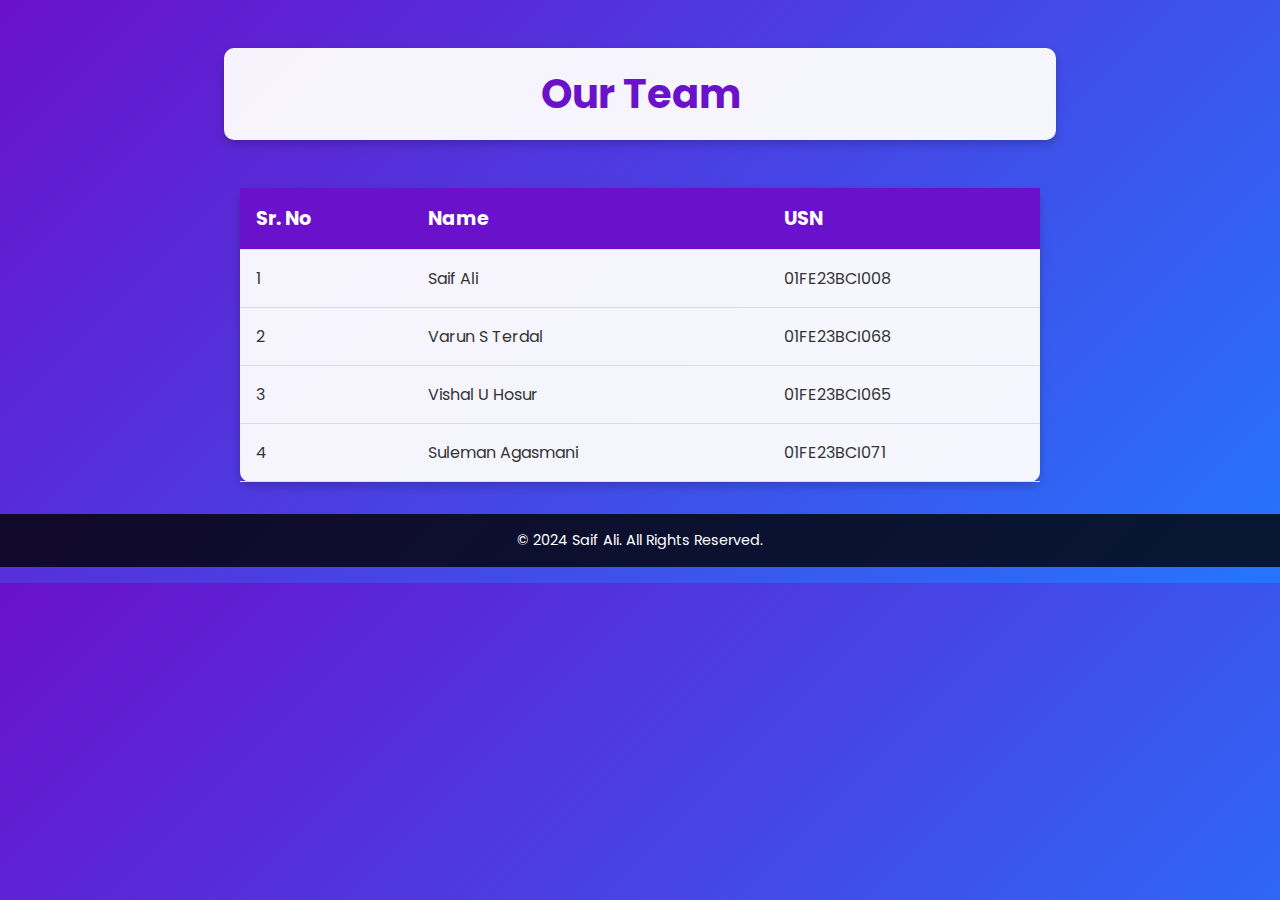
<file: Team.html>
<!DOCTYPE html>
<html lang="en">
<head>
    <meta charset="UTF-8">
    <meta name="viewport" content="width=device-width, initial-scale=1.0">
    <title>Our Team</title>
    <link href="https://fonts.googleapis.com/css2?family=Poppins:wght@300;400;600&display=swap" rel="stylesheet">
    <style>
        body {
            margin: 0;
            font-family: 'Poppins', sans-serif;
            background: linear-gradient(135deg, #6a11cb, #2575fc);
            color: #333;
            display: flex;
            flex-direction: column;
            align-items: center;
            padding: 1rem;
        }

        header {
            text-align: center;
            margin: 2rem 0;
            padding: 1rem;
            background: rgba(255, 255, 255, 0.95);
            border-radius: 10px;
            box-shadow: 0 4px 10px rgba(0, 0, 0, 0.2);
            width: 100%;
            max-width: 800px;
        }

        header h1 {
            font-size: 2.5rem;
            color: #6a11cb;
            margin: 0;
        }

        table {
            width: 100%;
            max-width: 800px;
            border-collapse: collapse;
            margin-top: 1rem;
            background: rgba(255, 255, 255, 0.95);
            border-radius: 10px;
            box-shadow: 0 4px 10px rgba(0, 0, 0, 0.2);
        }

        th, td {
            padding: 1rem;
            text-align: left;
            border-bottom: 1px solid #ddd;
        }

        th {
            background-color: #6a11cb;
            color: white;
            font-size: 1.2rem;
        }

        td a {
            color: #2575fc;
            text-decoration: none;
            font-weight: bold;
        }

        td a:hover {
            text-decoration: underline;
        }

        footer {
            text-align: center;
            padding: 1rem;
            background: rgba(0, 0, 0, 0.8);
            color: #fff;
            width: 100%;
            font-size: 0.9rem;
            margin-top: 2rem;
        }

        @media (max-width: 768px) {
            header h1 {
                font-size: 2rem;
            }

            th, td {
                padding: 0.8rem;
                font-size: 0.9rem;
            }
        }
    </style>
</head>
<body>

    <header>
        <h1>Our Team</h1>
    </header>

    <table>
        <thead>
            <tr>
                <th>Sr. No</th>
                <th>Name</th>
                <th>USN</th>
            </tr>
        </thead>
        <tbody>
            <tr>
                <td>1</td>
                <td>Saif Ali</td>
                <td>01FE23BCI008</td>
            </tr>
            <tr>
                <td>2</td>
                <td>Varun S Terdal</td>
                <td>01FE23BCI068</td>
            </tr>
            <tr>
                <td>3</td>
                <td>Vishal U Hosur</td>
                <td>01FE23BCI065</td>
            </tr>
            <tr>
                <td>4</td>
                <td>Suleman Agasmani</td>
                <td>01FE23BCI071</td>
            </tr>
        </tbody>
    </table>

    <footer>
        &copy; 2024 Saif Ali. All Rights Reserved.
    </footer>

</body>
</html>
</file>
<file: style.css>
/* General Styles */
body {
    font-family: 'Poppins', Arial, sans-serif;
    line-height: 1.7;
    margin: 0;
    padding: 0;
    color: #ffffff; /* Set text color to white */
    background: #000000; /* Set background to black */
}

/* Container */
.container {
    max-width: 1000px;
    margin: 40px auto;
    padding: 25px;
    background: #000000; /* Background black */
    box-shadow: 0 8px 30px rgba(255, 255, 255, 0.1); /* Adjusted for black background */
    border-radius: 15px;
    border: 1px solid #ffffff; /* White border */
}

/* Headers */
h1, h2 {
    color: #1a73e8; /* Retain blue for contrast */
    text-align: left;
}

h1 {
    font-size: 2.8em;
    margin-bottom: 25px;
}

h2 {
    margin: 15px 0;
    font-size: 2.2em;
    font-weight: 500;
}

h3 {
    margin-top: 25px;
    font-size: 1.8em;
    color: #ff6347; /* Keep distinct color for h3 */
}

/* Text */
p {
    font-size: 1.2em;
    line-height: 1.9;
    margin-bottom: 18px;
    color: #ffffff; /* White text */
}

ul {
    list-style: square;
    padding-left: 20px;
}

ul li {
    font-size: 1.1em;
    margin: 8px 0;
    color: #ffffff; /* White list items */
}

/* Links */
a {
    color: #ff6347; /* Orange for links */
    text-decoration: underline;
    font-weight: 600;
}

a:hover {
    text-decoration: none;
    color: #e63946; /* Slightly darker orange */
}

/* Definition List */
dl {
    margin: 15px 0;
}

dl dt {
    font-weight: 700;
    color: #ffffff; /* White text for dt */
    margin-top: 10px;
}

dl dd {
    margin-bottom: 8px;
    padding-left: 15px;
    color: #ffffff; /* White text for dd */
}

/* Quote */
blockquote {
    font-style: normal;
    color: #ffffff; /* White text for quote */
    border-left: 4px solid #1a73e8;
    background: #222222; /* Slightly lighter black */
    padding: 15px 20px;
    margin: 20px 0;
    border-radius: 8px;
}

/* Buttons for Links */
.button {
    display: inline-block;
    margin: 12px 0;
    padding: 12px 24px;
    background: #1a73e8;
    color: white;
    border-radius: 8px;
    text-decoration: none;
    font-size: 1em;
    transition: transform 0.2s, background 0.3s ease;
}

.button:hover {
    background: #135ab8;
    transform: translateY(-2px);
}

/* Footer */
footer {
    text-align: center;
    margin-top: 40px;
    font-size: 1em;
    color: #ffffff; /* White text for footer */
}

footer a {
    color: #1a73e8;
    text-decoration: none;
    font-weight: 500;
}

footer a:hover {
    text-decoration: underline;
}
</file>
